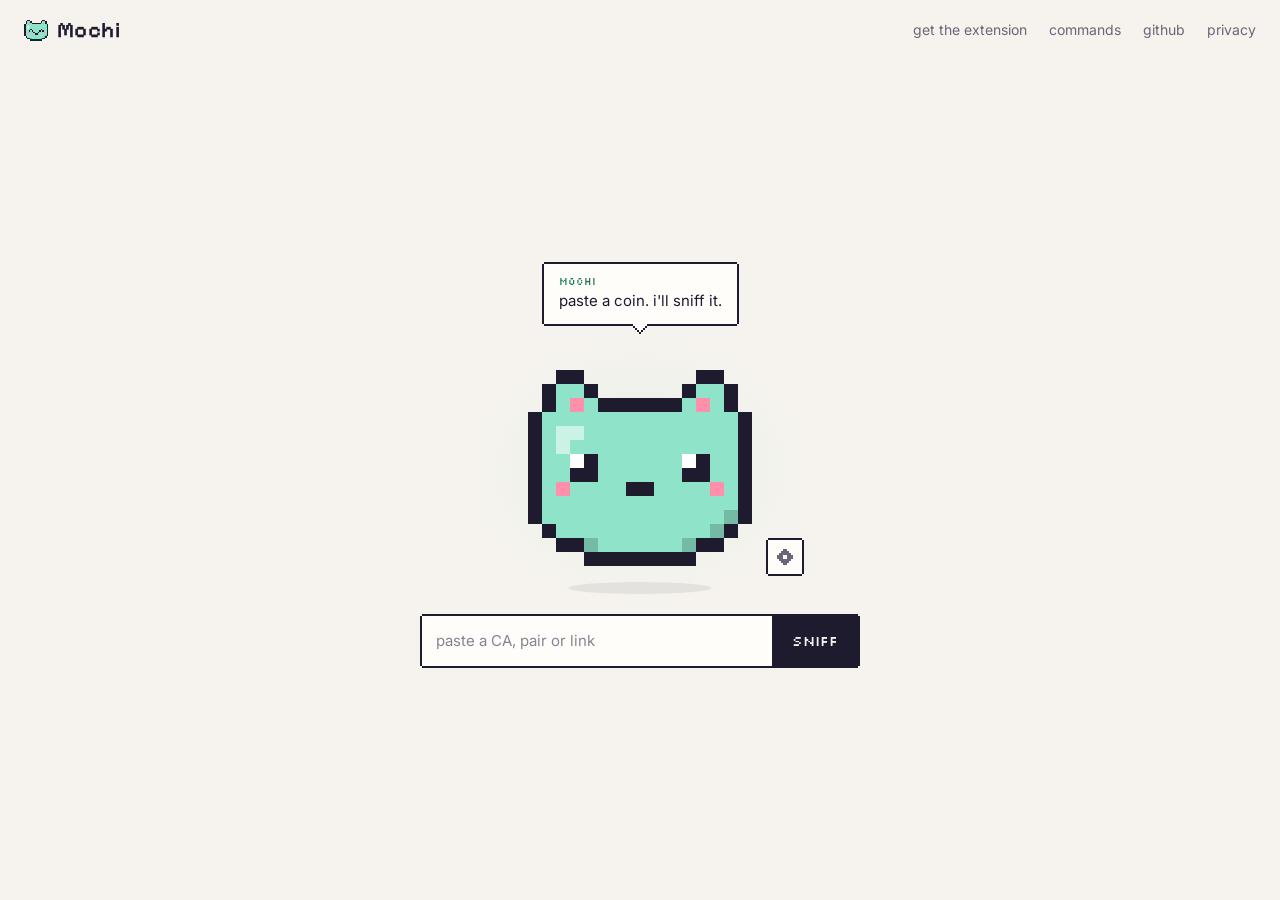
<file: site/index.html>
<!doctype html>
<html lang="en">
<head>
<meta charset="utf-8">
<meta name="viewport" content="width=device-width, initial-scale=1, viewport-fit=cover">
<title>Mochi — sniff a coin</title>
<meta name="description" content="A little pixel pet that checks coins and links. Paste a Solana CA, pair or link and it tells you if it's a larp. Also a browser extension.">
<meta name="color-scheme" content="light dark">
<meta name="theme-color" content="#F6F3EE" media="(prefers-color-scheme: light)">
<meta name="theme-color" content="#16141F" media="(prefers-color-scheme: dark)">
<meta property="og:type" content="website">
<meta property="og:title" content="Mochi — sniff a coin">
<meta property="og:description" content="Paste a Solana CA, pair or link. The pet checks holders, the dev and the X account, and tells you if it's a larp.">
<meta property="og:url" content="https://petmochi.app/">
<meta name="twitter:card" content="summary">
<link rel="icon" href="favicon.svg" type="image/svg+xml">
<link rel="preconnect" href="https://fonts.googleapis.com">
<link rel="preconnect" href="https://fonts.gstatic.com" crossorigin>
<link href="https://fonts.googleapis.com/css2?family=Inter:wght@400;500;600&family=Pixelify+Sans:wght@600&family=Silkscreen&display=swap" rel="stylesheet">
<link rel="stylesheet" href="style.css">
</head>
<body>

<header class="bar">
  <a class="logo" href="./" aria-label="Mochi, start over"><canvas class="logo-pet" width="32" height="32" aria-hidden="true"></canvas><span>Mochi</span></a>
  <nav class="links" aria-label="Menu">
    <button type="button" class="link" id="extBtn" aria-haspopup="dialog">get the extension</button>
    <span class="pop-wrap">
      <button type="button" class="link" id="cmdBtn" aria-expanded="false" aria-controls="cmdPop">commands</button>
      <div class="pop px-box" id="cmdPop" hidden>
        <p class="pop-title">In the extension</p>
        <dl class="cmds">
          <div><dt>/scan <i>[address]</i></dt><dd>sniff the coin on this page, or any address</dd></div>
          <div><dt>/site</dt><dd>check if this site is safe</dd></div>
          <div><dt>/sleep</dt><dd>nap, stays quiet</dd></div>
          <div><dt>/name <i>&lt;name&gt;</i></dt><dd>rename it</dd></div>
          <div><dt>/color <i>&lt;colour&gt;</i></dt><dd>mint peach lilac sky lemon rose ghost</dd></div>
          <div><dt>/help</dt><dd>everything it can do</dd></div>
        </dl>
        <p class="pop-foot"><kbd>Alt</kbd> + <kbd>P</kbd> opens the chat. Anything else you type is just chat.</p>
      </div>
    </span>
    <a class="link hide-s" href="https://github.com/mochi-project-lab/mochi" rel="noopener">github</a>
    <a class="link hide-s" href="privacy.html">privacy</a>
  </nav>
</header>

<main class="home" id="home">
  <section class="pet-col" aria-label="The pet">
    <div class="bubble px-box" id="bubble" aria-live="polite"><span class="who"></span><span class="text"></span></div>

    <div class="pet-zone">
      <button class="stage" id="stage" type="button" aria-label="Pet settings" aria-expanded="false" aria-controls="settings">
        <span class="bob"><canvas id="pet" aria-hidden="true"></canvas></span>
        <span class="shadow" aria-hidden="true"></span>
      </button>
      <button class="gear px-box" id="gear" type="button" aria-label="Pet settings" aria-expanded="false" aria-controls="settings">
        <svg viewBox="0 0 8 8" width="16" height="16" shape-rendering="crispEdges" aria-hidden="true"><path fill="currentColor" d="M3 0h2v1h1v1h1v1h1v2H7v1H6v1H5v1H3V7H2V6H1V5H0V3h1V2h1V1h1zm0 3v2h2V3z"/></svg>
      </button>
    </div>

    <div class="settings px-box" id="settings" role="dialog" aria-label="Pet settings" hidden>
      <div class="set-head"><span>your pet</span><button type="button" class="x" id="setClose" aria-label="Close settings">×</button></div>
      <label class="field"><span class="label">name</span>
        <input id="nameInput" type="text" maxlength="16" autocomplete="off" spellcheck="false"></label>
      <div class="field"><span class="label" id="colorLabel">colour</span>
        <div class="swatches" role="group" aria-labelledby="colorLabel"></div></div>
      <div class="field"><span class="label" id="personaLabel">voice</span>
        <div class="seg" role="group" aria-labelledby="personaLabel" id="personas">
          <button type="button" data-p="chill">chill</button><button type="button" data-p="degen">degen</button><button type="button" data-p="nerd">nerd</button><button type="button" data-p="mom">mom</button>
        </div></div>
      <p class="set-note">Saved in this browser.</p>
    </div>

    <form class="ask" id="checkForm" role="search" autocomplete="off">
      <label class="sr" for="checkInput">Coin address, pair or link</label>
      <input id="checkInput" type="text" inputmode="url" placeholder="paste a CA, pair or link" spellcheck="false" maxlength="300" enterkeyhint="go">
      <button type="submit" class="go">sniff</button>
    </form>

    <div class="recent" id="recent" hidden>
      <span class="recent-l">recent</span>
      <ul id="recentList"></ul>
    </div>
  </section>

  <section class="result" id="result" aria-live="polite" hidden>
    <div class="result-bar">
      <button type="button" class="link" id="copyLink">copy link</button>
      <button type="button" class="link" id="clearBtn">clear</button>
    </div>
    <div id="checkOut"></div>
  </section>
</main>

<dialog class="drawer" id="ext" aria-labelledby="extTitle">
  <div class="drawer-in">
    <div class="drawer-head">
      <h2 id="extTitle">get the extension</h2>
      <button type="button" class="x" id="extClose" aria-label="Close">×</button>
    </div>
    <p class="drawer-lead">The same pet in the corner of every page. Hover a coin on axiom, gmgn, pump.fun or dexscreener and it sniffs it. Opens a sketchy site, it warns you.</p>

    <h3>stores</h3>
    <ul class="stores">
      <li><span>Chrome Web Store</span><em>soon</em></li><!-- TODO: store URL -->
      <li><span>Edge Add-ons</span><em>soon</em></li><!-- TODO: store URL -->
      <li><span>Firefox Add-ons</span><em>soon</em></li><!-- TODO: store URL -->
    </ul>
    <p class="small">Brave, Opera and Arc install from the Chrome Web Store.</p>

    <h3>install now from zip</h3>
    <div class="zips">
      <a class="btn btn-solid" href="/download/mochi-extension.zip" download>Chrome · Edge · Brave · Arc</a>
      <a class="btn btn-line" href="/download/mochi-extension-firefox.zip" download>Firefox</a>
    </div>
    <ol class="steps">
      <li>Unzip it. Open <code>chrome://extensions</code> (Edge: <code>edge://extensions</code>).</li>
      <li>Turn on <b>Developer mode</b>.</li>
      <li>Click <b>Load unpacked</b> and pick the unzipped folder.</li>
    </ol>
    <p class="small">Firefox: <code>about:debugging</code> → This Firefox → Load Temporary Add-on → pick <code>manifest.json</code>. It stays until Firefox restarts.</p>

    <p class="drawer-fine">Sends coin addresses and domains to the Mochi server, page text only when you chat. Never asks for keys, seed phrases or signatures. Not financial advice. <a href="privacy.html">Privacy</a> · <a href="https://github.com/mochi-project-lab/mochi" rel="noopener">GitHub</a><!-- TODO: repo URL --></p>
  </div>
</dialog>

<script src="/shared/sprite.js"></script>
<script>if (!window.PetSprite) document.write('<script src="sprite.js"><\/script>');</script>
<script src="app.js"></script>
</body>
</html>
</file>
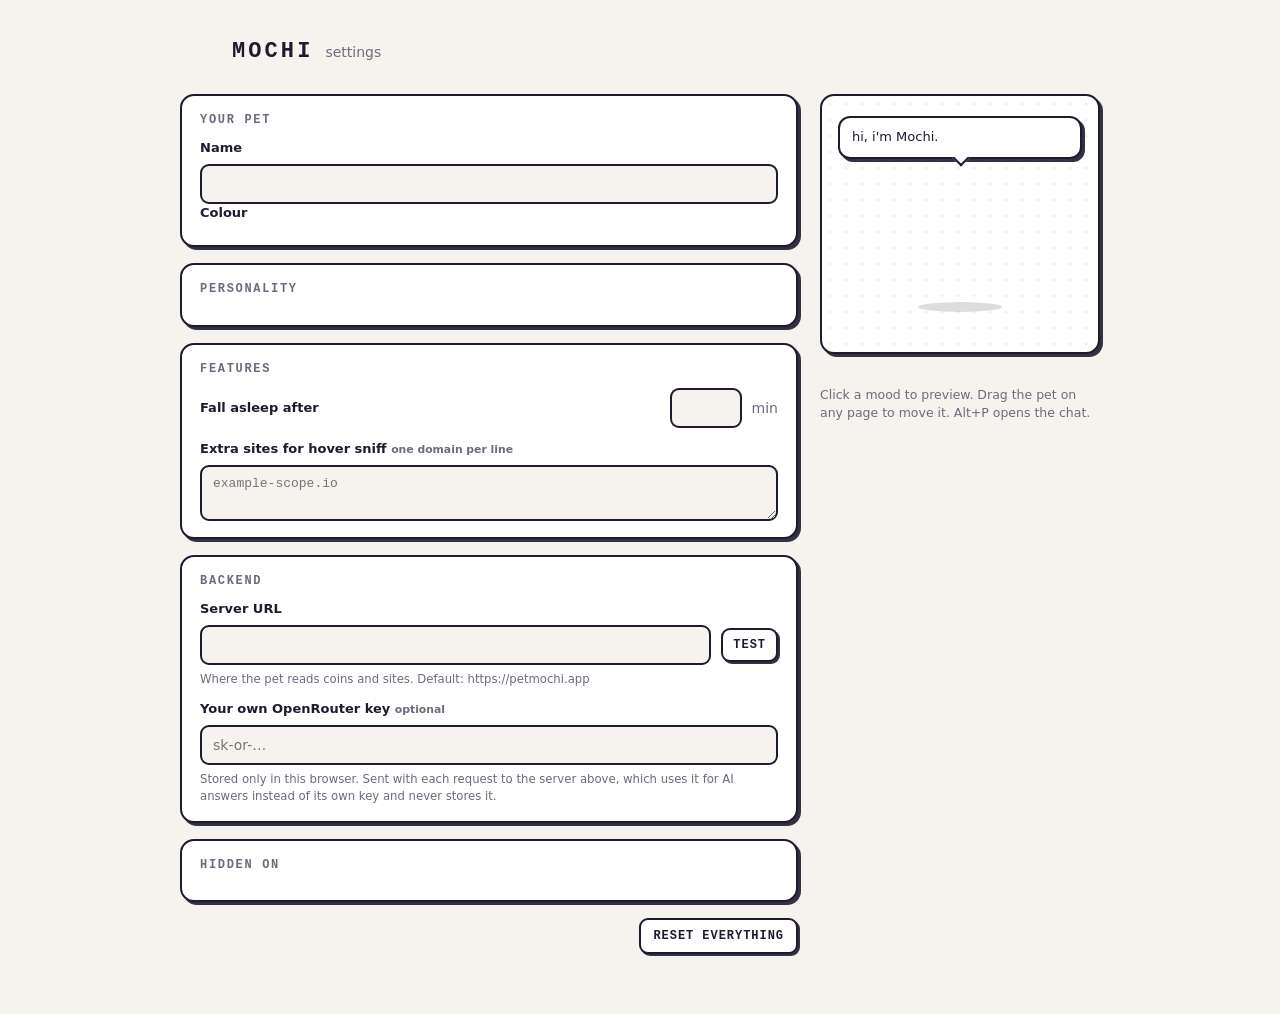
<file: extension/options.html>
<!doctype html>
<html lang="en">
<head>
<meta charset="utf-8">
<meta name="viewport" content="width=device-width, initial-scale=1">
<title>Mochi settings</title>
<link rel="stylesheet" href="ui.css">
<link rel="stylesheet" href="options.css">
</head>
<body>
<main>
  <header class="top">
    <canvas class="sprite logo" id="logo" width="16" height="16"></canvas>
    <h1>Mochi</h1>
    <span class="muted">settings</span>
    <span class="saved" id="saved">saved</span>
  </header>

  <div class="layout">
    <div class="col">
      <section class="box sec">
        <h2>Your pet</h2>
        <label class="field">
          <span>Name</span>
          <input type="text" id="petName" maxlength="20" autocomplete="off">
        </label>
        <div class="field">
          <span>Colour</span>
          <div class="swatches" id="swatches"></div>
        </div>
      </section>

      <section class="box sec">
        <h2>Personality</h2>
        <div class="personas" id="personas"></div>
      </section>

      <section class="box sec">
        <h2>Features</h2>
        <div id="features"></div>
        <label class="field inline">
          <span>Fall asleep after</span>
          <span class="row"><input type="number" id="sleepMinutes" min="1" max="240" class="num"> <span class="muted">min</span></span>
        </label>
        <label class="field">
          <span>Extra sites for hover sniff <small class="muted">one domain per line</small></span>
          <textarea id="extraHosts" rows="2" placeholder="example-scope.io"></textarea>
        </label>
      </section>

      <section class="box sec">
        <h2>Backend</h2>
        <label class="field">
          <span>Server URL</span>
          <span class="row"><input type="url" id="backend" spellcheck="false"><button class="btn ghost small" id="test">Test</button></span>
          <small class="muted" id="testOut">Where the pet reads coins and sites. Default: https://petmochi.app</small>
        </label>
        <label class="field">
          <span>Your own OpenRouter key <small class="muted">optional</small></span>
          <input type="password" id="orKey" autocomplete="off" spellcheck="false" placeholder="sk-or-…">
          <small class="muted">Stored only in this browser. Sent with each request to the server above, which uses it for AI answers instead of its own key and never stores it.</small>
        </label>
      </section>

      <section class="box sec">
        <h2>Hidden on</h2>
        <div id="hidden" class="hidden-list"></div>
      </section>

      <div class="row end">
        <button class="btn ghost" id="reset">Reset everything</button>
      </div>
    </div>

    <aside class="col preview">
      <div class="box stage">
        <div class="bubble" id="pvSay">hi, i'm Mochi.</div>
        <canvas class="sprite big" id="pv" width="16" height="16"></canvas>
        <div class="ground"></div>
      </div>
      <div class="moods" id="moods"></div>
      <p class="muted tip">Click a mood to preview. Drag the pet on any page to move it. Alt+P opens the chat.</p>
    </aside>
  </div>
</main>
<script src="sprite.js"></script>
<script src="common.js"></script>
<script src="options.js"></script>
</body>
</html>
</file>
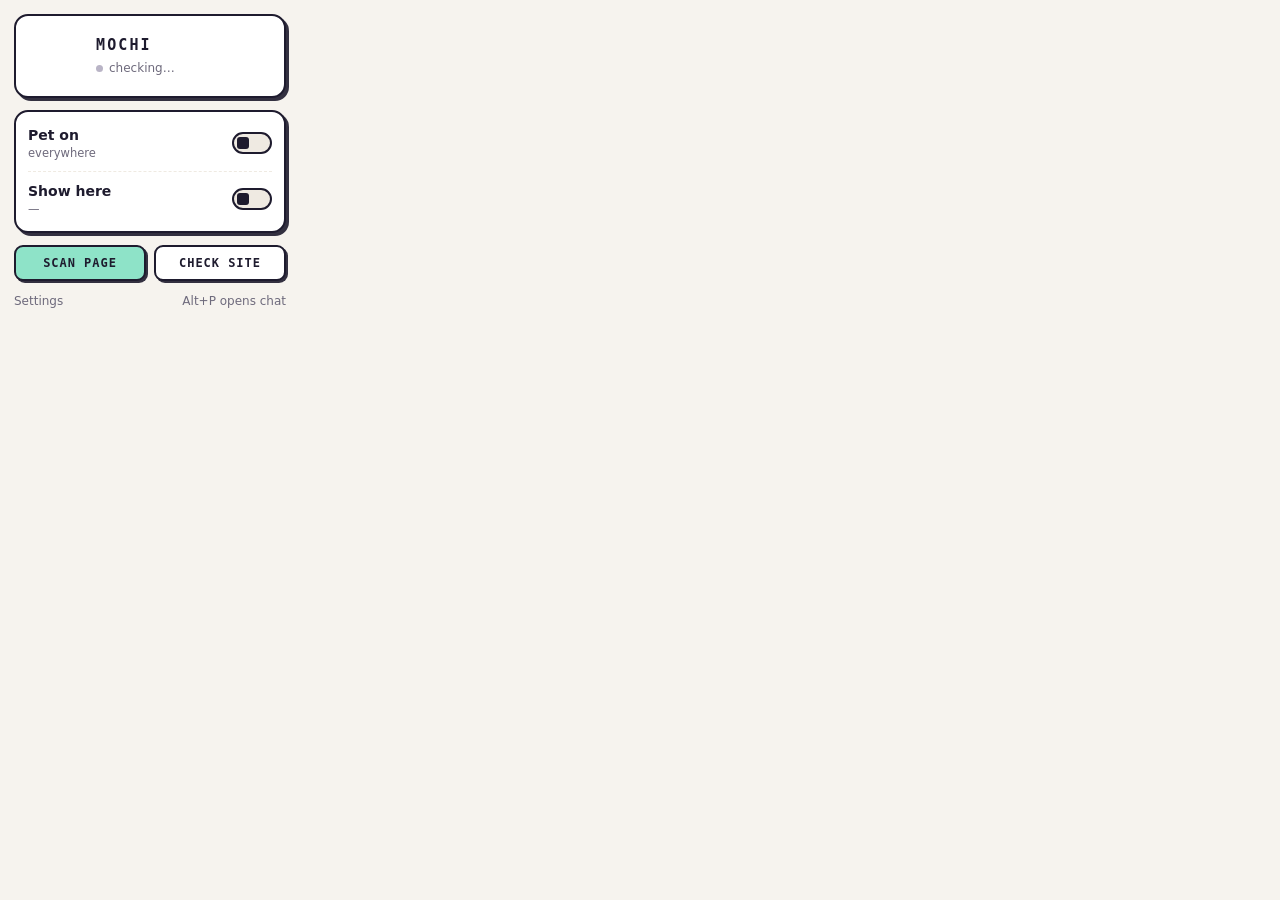
<file: extension/popup.html>
<!doctype html>
<html lang="en">
<head>
<meta charset="utf-8">
<meta name="viewport" content="width=device-width, initial-scale=1">
<title>Mochi</title>
<link rel="stylesheet" href="ui.css">
<style>
  body { width: 300px; padding: 14px; }
  .hero { display: flex; align-items: center; gap: 12px; padding: 12px; }
  .hero canvas { width: 56px; height: 56px; animation: bob 2.6s ease-in-out infinite; }
  @keyframes bob { 0%, 100% { transform: translateY(0); } 50% { transform: translateY(-3px); } }
  .hero .nm { font-size: 15px; }
  .hero .st { font-size: 12px; display: flex; align-items: center; gap: 6px; margin-top: 3px; }
  .dot { width: 7px; height: 7px; border-radius: 50%; background: #B9B4C6; }
  .dot.on { background: #2FB383; } .dot.off { background: var(--danger); }
  .list { margin-top: 12px; padding: 4px 12px; }
  .item { display: flex; align-items: center; justify-content: space-between; gap: 10px; padding: 9px 0; }
  .item + .item { border-top: 1.5px dashed var(--soft); }
  .item small { display: block; color: var(--muted); font-size: 11.5px; }
  .acts { display: grid; grid-template-columns: 1fr 1fr; gap: 8px; margin-top: 12px; }
  .foot { display: flex; justify-content: space-between; align-items: center; margin-top: 12px; font-size: 12px; }
  .foot a { color: var(--muted); text-decoration: none; }
  .foot a:hover { color: var(--ink); text-decoration: underline; }
  .note { font-size: 12px; color: var(--muted); margin-top: 10px; display: none; }
  .note.show { display: block; }
</style>
</head>
<body>
  <div class="box hero">
    <canvas class="sprite" id="pet" width="16" height="16"></canvas>
    <div>
      <div class="px nm" id="name">Mochi</div>
      <div class="st muted"><i class="dot" id="dot"></i><span id="status">checking…</span></div>
    </div>
  </div>

  <div class="box list">
    <div class="item">
      <div><b>Pet on</b><small>everywhere</small></div>
      <label class="sw"><input type="checkbox" id="enabled"><span></span></label>
    </div>
    <div class="item">
      <div><b>Show here</b><small id="host">—</small></div>
      <label class="sw"><input type="checkbox" id="here"><span></span></label>
    </div>
  </div>

  <div class="acts">
    <button class="btn" id="scan">Scan page</button>
    <button class="btn ghost" id="site">Check site</button>
  </div>
  <div class="note" id="note"></div>

  <div class="foot">
    <a href="#" id="options">Settings</a>
    <span class="muted">Alt+P opens chat</span>
  </div>
<script src="sprite.js"></script>
<script src="common.js"></script>
<script src="popup.js"></script>
</body>
</html>
</file>
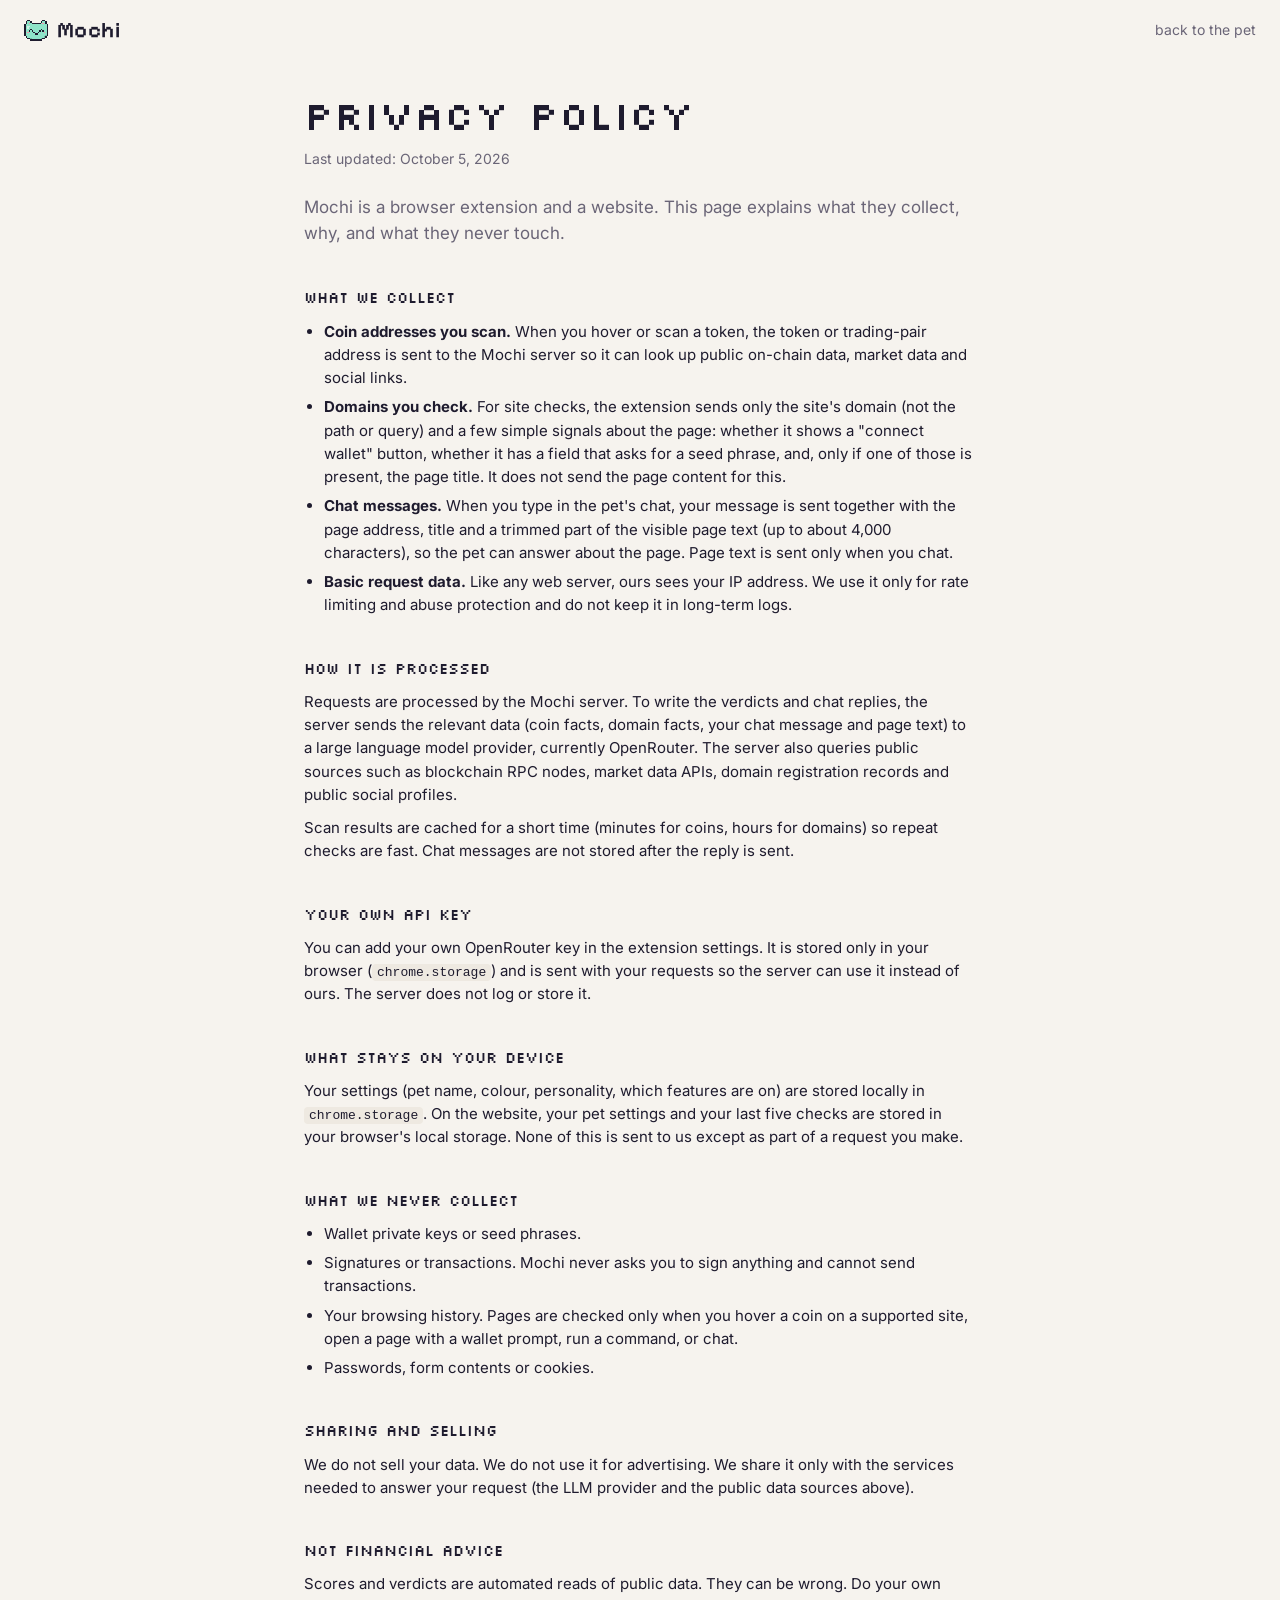
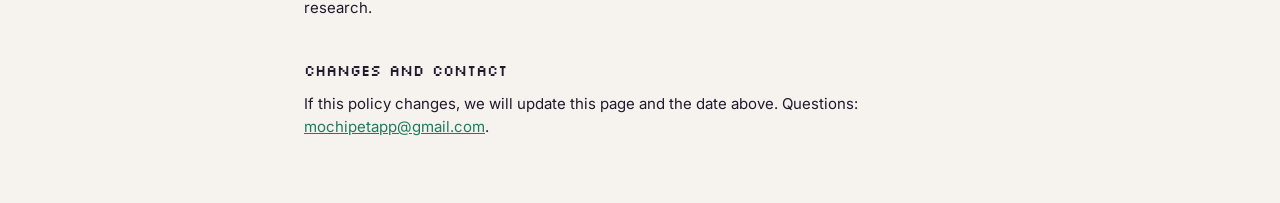
<file: site/privacy.html>
<!doctype html>
<html lang="en">
<head>
<meta charset="utf-8">
<meta name="viewport" content="width=device-width, initial-scale=1">
<title>Privacy — Mochi</title>
<meta name="description" content="What the Mochi browser extension and website collect, why, and what they never touch.">
<meta name="color-scheme" content="light dark">
<link rel="icon" href="favicon.svg" type="image/svg+xml">
<link rel="preconnect" href="https://fonts.googleapis.com">
<link rel="preconnect" href="https://fonts.gstatic.com" crossorigin>
<link href="https://fonts.googleapis.com/css2?family=Inter:wght@400;500;600&family=Pixelify+Sans:wght@600&family=Silkscreen&display=swap" rel="stylesheet">
<link rel="stylesheet" href="style.css">
</head>
<body>
<header class="bar">
  <a class="logo" href="./"><canvas class="logo-pet" width="32" height="32" aria-hidden="true"></canvas><span>Mochi</span></a>
  <nav class="links" aria-label="Menu"><a class="link" href="./">back to the pet</a></nav>
</header>

<main class="doc">
  <h1>Privacy policy</h1>
  <p class="date">Last updated: October 5, 2026</p>
  <p class="intro">Mochi is a browser extension and a website. This page explains what they collect, why, and what they never touch.</p>

  <h2>What we collect</h2>
  <ul>
    <li><b>Coin addresses you scan.</b> When you hover or scan a token, the token or trading-pair address is sent to the Mochi server so it can look up public on-chain data, market data and social links.</li>
    <li><b>Domains you check.</b> For site checks, the extension sends only the site's domain (not the path or query) and a few simple signals about the page: whether it shows a "connect wallet" button, whether it has a field that asks for a seed phrase, and, only if one of those is present, the page title. It does not send the page content for this.</li>
    <li><b>Chat messages.</b> When you type in the pet's chat, your message is sent together with the page address, title and a trimmed part of the visible page text (up to about 4,000 characters), so the pet can answer about the page. Page text is sent only when you chat.</li>
    <li><b>Basic request data.</b> Like any web server, ours sees your IP address. We use it only for rate limiting and abuse protection and do not keep it in long-term logs.</li>
  </ul>

  <h2>How it is processed</h2>
  <p>Requests are processed by the Mochi server. To write the verdicts and chat replies, the server sends the relevant data (coin facts, domain facts, your chat message and page text) to a large language model provider, currently OpenRouter. The server also queries public sources such as blockchain RPC nodes, market data APIs, domain registration records and public social profiles.</p>
  <p>Scan results are cached for a short time (minutes for coins, hours for domains) so repeat checks are fast. Chat messages are not stored after the reply is sent.</p>

  <h2>Your own API key</h2>
  <p>You can add your own OpenRouter key in the extension settings. It is stored only in your browser (<code>chrome.storage</code>) and is sent with your requests so the server can use it instead of ours. The server does not log or store it.</p>

  <h2>What stays on your device</h2>
  <p>Your settings (pet name, colour, personality, which features are on) are stored locally in <code>chrome.storage</code>. On the website, your pet settings and your last five checks are stored in your browser's local storage. None of this is sent to us except as part of a request you make.</p>

  <h2>What we never collect</h2>
  <ul>
    <li>Wallet private keys or seed phrases.</li>
    <li>Signatures or transactions. Mochi never asks you to sign anything and cannot send transactions.</li>
    <li>Your browsing history. Pages are checked only when you hover a coin on a supported site, open a page with a wallet prompt, run a command, or chat.</li>
    <li>Passwords, form contents or cookies.</li>
  </ul>

  <h2>Sharing and selling</h2>
  <p>We do not sell your data. We do not use it for advertising. We share it only with the services needed to answer your request (the LLM provider and the public data sources above).</p>

  <h2>Not financial advice</h2>
  <p>Scores and verdicts are automated reads of public data. They can be wrong. Do your own research.</p>

  <h2>Changes and contact</h2>
  <p>If this policy changes, we will update this page and the date above. Questions: <a href="mailto:mochipetapp@gmail.com">mochipetapp@gmail.com</a>.</p>
</main>

<script src="/shared/sprite.js"></script>
<script>if (!window.PetSprite) document.write('<script src="sprite.js"><\/script>');</script>
<script>
  (function () {
    var c = 'mint';
    try { var s = JSON.parse(localStorage.getItem('pet:settings') || 'null'); if (s && s.color) c = s.color; } catch (e) {}
    if (!window.PetSprite) return;
    document.querySelectorAll('canvas.logo-pet').forEach(function (cv) { PetSprite.draw(cv.getContext('2d'), 'happy', c, 2); });
  })();
</script>
</body>
</html>
</file>
<file: site/style.css>
:root {
  --bg: #F6F3EE;
  --ink: #1E1B2E;
  --muted: #6A6577;
  --line: #E3DDD3;
  --card: #FFFDFA;
  --soft: #EEE9E1;
  --mint: #8EE3C8;
  --accent: #1F7A5F;
  --good: #22865F;
  --warn: #A86A00;
  --bad: #C8334D;
  --legit-bg: #D8F5EA; --legit-fg: #155B45;
  --mid-bg: #FFF0BF;   --mid-fg: #7A5600;
  --larp-bg: #E7DEFF;  --larp-fg: #4B3696;
  --danger-bg: #FFD9DF; --danger-fg: #A1213A;
  --pixel: "Silkscreen", ui-monospace, monospace;
  --sans: "Inter", system-ui, -apple-system, "Segoe UI", sans-serif;
  --mono: ui-monospace, "SFMono-Regular", Consolas, monospace;
}
@media (prefers-color-scheme: dark) {
  :root {
    --bg: #16141F;
    --ink: #EEEAE3;
    --muted: #9C97AA;
    --line: #2D2A3B;
    --card: #1E1B2A;
    --soft: #272434;
    --accent: #8EE3C8;
    --good: #6FD9AE;
    --warn: #F2C35B;
    --bad: #FF8A9E;
    --legit-bg: #173C31; --legit-fg: #9BEBD0;
    --mid-bg: #3A3118;   --mid-fg: #F5D27A;
    --larp-bg: #2E2650;  --larp-fg: #CDBEFF;
    --danger-bg: #44202A; --danger-fg: #FF9FB0;
  }
}

* { box-sizing: border-box; }
[hidden] { display: none !important; }
html { -webkit-text-size-adjust: 100%; }
body {
  margin: 0; min-height: 100vh; min-height: 100dvh;
  display: flex; flex-direction: column;
  background: var(--bg); color: var(--ink);
  font: 400 15px/1.55 var(--sans);
  -webkit-font-smoothing: antialiased;
  overflow-x: hidden;
}
h1, h2, h3 { font-family: var(--pixel); font-weight: 400; margin: 0; }
p { margin: 0; }
a { color: inherit; }
button { font: inherit; color: inherit; }
canvas { image-rendering: pixelated; image-rendering: crisp-edges; display: block; }
:focus-visible { outline: 2px dashed var(--accent); outline-offset: 3px; }
.sr { position: absolute; width: 1px; height: 1px; overflow: hidden; clip: rect(0 0 0 0); white-space: nowrap; }
kbd { font: 500 12px var(--mono); padding: 0 5px; border: 1px solid var(--line); border-bottom-width: 2px; border-radius: 4px; background: var(--card); }
code { font: 13px var(--mono); background: var(--soft); padding: 1px 5px; border-radius: 4px; }

/* pixel box: notched corners */
.px-box, .btn, .seg button, .swatch, .ask {
  --b: var(--ink);
  box-shadow: -2px 0 0 0 var(--b), 2px 0 0 0 var(--b), 0 -2px 0 0 var(--b), 0 2px 0 0 var(--b);
}
.px-box { background: var(--card); }

/* top bar */
.bar { display: flex; align-items: center; justify-content: space-between; gap: 16px; height: 60px; padding: 0 24px; flex: none; }
.logo { display: inline-flex; align-items: center; gap: 9px; text-decoration: none; font: 17px var(--pixel); }
.logo-pet { width: 24px; height: 24px; }
.links { display: flex; align-items: center; gap: 22px; }
.link {
  background: none; border: 0; padding: 4px 0; cursor: pointer; text-decoration: none;
  color: var(--muted); font-size: 14px;
}
.link:hover, .link[aria-expanded="true"] { color: var(--ink); }
.pop-wrap { position: relative; }
.pop { position: absolute; right: -6px; top: calc(100% + 12px); width: 340px; padding: 16px 18px; z-index: 20; }
.pop-title { font: 11px var(--pixel); color: var(--muted); margin-bottom: 8px; }
.cmds { margin: 0; display: grid; }
.cmds div { display: grid; grid-template-columns: 128px 1fr; gap: 10px; padding: 7px 0; border-top: 1px solid var(--line); font-size: 13px; }
.cmds div:first-child { border-top: 0; }
.cmds dt { font: 500 13px var(--mono); color: var(--accent); }
.cmds dt i { font-style: normal; color: var(--muted); }
.cmds dd { margin: 0; color: var(--muted); }
.pop-foot { font-size: 12px; color: var(--muted); margin-top: 10px; padding-top: 10px; border-top: 1px dashed var(--line); }

/* home */
.home {
  flex: 1; display: flex; align-items: center; justify-content: center; gap: 64px;
  padding: 8px 24px 40px;
}
.pet-col { position: relative; display: flex; flex-direction: column; align-items: center; width: 100%; max-width: 440px; }

.bubble {
  position: relative; margin: 2px 2px 22px; padding: 11px 15px 12px;
  max-width: 340px; min-width: 150px; font-size: 15px; line-height: 1.45;
}
.bubble::before, .bubble::after { content: ""; position: absolute; top: 100%; }
.bubble::before {
  left: calc(50% - 9px); width: 18px; height: 10px; background: var(--ink);
  clip-path: polygon(0 0,18px 0,18px 2px,16px 2px,16px 4px,14px 4px,14px 6px,12px 6px,12px 8px,10px 8px,10px 10px,8px 10px,8px 8px,6px 8px,6px 6px,4px 6px,4px 4px,2px 4px,2px 2px,0 2px);
}
.bubble::after {
  left: calc(50% - 7px); width: 14px; height: 8px; background: var(--card);
  clip-path: polygon(0 0,14px 0,14px 2px,12px 2px,12px 4px,10px 4px,10px 6px,8px 6px,8px 8px,6px 8px,6px 6px,4px 6px,4px 4px,2px 4px,2px 2px,0 2px);
}
.bubble .who { display: block; font: 10px var(--pixel); color: var(--accent); margin-bottom: 2px; text-transform: lowercase; }
.bubble .text:empty::before { content: "\00a0"; }
.caret::after { content: "▍"; color: var(--muted); margin-left: 1px; }

.pet-zone { position: relative; isolation: isolate; }
.pet-zone::before {
  content: ""; position: absolute; inset: -10px -40px 0; z-index: -1;
  background: radial-gradient(closest-side, color-mix(in srgb, var(--mint) 16%, transparent), transparent);
}
.stage {
  position: relative; display: grid; place-items: center; cursor: pointer;
  background: none; border: 0; padding: 10px 16px 22px; border-radius: 20px;
}
.stage .shadow {
  position: absolute; bottom: 8px; left: 50%; width: 56%; height: 12px; transform: translateX(-50%);
  background: var(--ink); opacity: .08; border-radius: 50%;
  animation: shadow 1.2s steps(1) infinite;
}
.stage.hop .bob { animation: hop .42s steps(4) 1; }
.bob { display: block; animation: bob 1.2s steps(1) infinite; }
@keyframes bob { 0% { transform: translateY(0); } 50% { transform: translateY(-5px); } }
@keyframes shadow { 0% { transform: translateX(-50%) scaleX(1); } 50% { transform: translateX(-50%) scaleX(.9); } }
@keyframes hop { 0% { transform: translateY(0); } 40% { transform: translateY(-24px); } 70% { transform: translateY(-8px); } 100% { transform: translateY(0); } }
@keyframes shake { 0%,100% { transform: translateX(0); } 25% { transform: translateX(-4px); } 75% { transform: translateX(4px); } }
.shake { animation: shake .3s steps(2) 2; }

.gear {
  position: absolute; right: -36px; bottom: 26px; width: 34px; height: 34px; margin: 2px;
  display: grid; place-items: center; border: 0; cursor: pointer; color: var(--muted);
}
.gear:hover, .gear[aria-expanded="true"] { color: var(--ink); background: var(--soft); }

/* settings */
.settings {
  position: absolute; top: 0; left: calc(100% + 28px); z-index: 15;
  width: 290px; padding: 14px 16px 16px; display: grid; gap: 14px;
}
.set-head { display: flex; justify-content: space-between; align-items: center; font: 11px var(--pixel); color: var(--muted); }
.x { background: none; border: 0; cursor: pointer; font: 22px/1 var(--sans); color: var(--muted); padding: 2px 6px; }
.x:hover { color: var(--ink); }
.field { display: grid; gap: 7px; }
.label { font: 10px var(--pixel); color: var(--muted); }
.field input {
  font: 500 15px var(--sans); color: var(--ink); background: var(--bg);
  border: 0; border-radius: 0; padding: 8px 10px; margin: 2px; width: calc(100% - 4px);
  box-shadow: -2px 0 0 0 var(--ink), 2px 0 0 0 var(--ink), 0 -2px 0 0 var(--ink), 0 2px 0 0 var(--ink);
}
.swatches { display: flex; flex-wrap: wrap; gap: 8px; }
.swatch { width: 26px; height: 26px; margin: 2px; border: 0; padding: 0; cursor: pointer; background: var(--c); }
.swatch[aria-pressed="true"] { box-shadow: -2px 0 0 0 var(--ink), 2px 0 0 0 var(--ink), 0 -2px 0 0 var(--ink), 0 2px 0 0 var(--ink), 0 0 0 4px var(--card), 0 0 0 6px var(--ink); }
.seg { display: grid; grid-template-columns: repeat(4, 1fr); gap: 8px; }
.seg button { font: 12px var(--pixel); background: var(--card); border: 0; cursor: pointer; padding: 6px 4px; margin: 2px; }
.seg button:hover { background: var(--soft); }
.seg button[aria-pressed="true"] { background: var(--mint); color: #1E1B2E; }
.set-note { font-size: 12px; color: var(--muted); }

/* input */
.ask {
  display: flex; width: calc(100% - 4px); margin: 14px 2px 0; background: var(--card);
}
.ask input {
  flex: 1; min-width: 0; border: 0; background: none; color: var(--ink);
  font: 15px var(--mono); padding: 0 14px; height: 50px; border-radius: 0;
}
.ask input::placeholder { color: var(--muted); opacity: .8; font-family: var(--sans); }
.ask input:focus-visible { outline: none; }
.ask:focus-within { --b: var(--accent); }
.go {
  flex: none; border: 0; cursor: pointer; padding: 0 20px;
  background: var(--ink); color: var(--bg); font: 14px var(--pixel);
}
.go:hover { background: var(--accent); color: var(--bg); }
@media (prefers-color-scheme: dark) { .go:hover { color: #16141F; } }

.recent { display: flex; align-items: baseline; gap: 10px; width: 100%; margin-top: 16px; min-width: 0; }
.recent-l { font: 10px var(--pixel); color: var(--muted); flex: none; }
.recent ul { list-style: none; margin: 0; padding: 0; display: flex; flex-wrap: wrap; gap: 4px 12px; min-width: 0; }
.recent button {
  background: none; border: 0; cursor: pointer; padding: 2px 0; font-size: 13px; color: var(--muted);
  display: inline-flex; align-items: center; gap: 6px; max-width: 170px;
}
.recent button span { overflow: hidden; text-overflow: ellipsis; white-space: nowrap; }
.recent button:hover { color: var(--ink); }
.dot { width: 7px; height: 7px; flex: none; background: var(--muted); }
.dot.legit, .dot.safe { background: var(--good); }
.dot.mid, .dot.caution { background: var(--warn); }
.dot.larp { background: var(--larp-fg); }
.dot.danger { background: var(--bad); }

/* result */
.result { width: 420px; flex: none; display: flex; flex-direction: column; }
.result[hidden] { display: none; }
.result-bar { display: flex; justify-content: flex-end; gap: 16px; margin-bottom: 8px; }
.result-bar .link { font-size: 13px; }
#checkOut { padding: 4px; margin: -4px; }
.card { margin: 2px; padding: 18px 18px 16px; font-size: 14px; }
.card-top { display: flex; align-items: center; gap: 12px; }
.ident { width: 38px; height: 38px; flex: none; border-radius: 8px; overflow: hidden; display: block; object-fit: cover; background: var(--soft); }
.ident svg { width: 100%; height: 100%; display: block; }
.card-name { flex: 1; min-width: 0; line-height: 1.3; }
.card-name b { display: block; font-weight: 600; font-size: 16px; overflow: hidden; text-overflow: ellipsis; white-space: nowrap; }
.card-name small { color: var(--muted); font: 12px var(--mono); }
.site-dom { flex: 1; min-width: 0; font: 500 15px var(--mono); overflow-wrap: anywhere; }
.pill {
  font: 11px var(--pixel); padding: 4px 8px 5px; line-height: 1; white-space: nowrap; margin: 2px;
  box-shadow: -2px 0 0 0 currentColor, 2px 0 0 0 currentColor, 0 -2px 0 0 currentColor, 0 2px 0 0 currentColor;
}
.pill.legit { background: var(--legit-bg); color: var(--legit-fg); }
.pill.mid { background: var(--mid-bg); color: var(--mid-fg); }
.pill.larp { background: var(--larp-bg); color: var(--larp-fg); }
.pill.danger { background: var(--danger-bg); color: var(--danger-fg); }
.score { display: flex; align-items: center; gap: 12px; margin: 16px 0 14px; }
.score-num { font: 30px var(--pixel); line-height: 1; letter-spacing: -3px; }
.score-of { color: var(--muted); font-size: 12px; margin-left: -8px; align-self: flex-end; }
.bar10 { flex: 1; display: grid; grid-template-columns: repeat(10, 1fr); gap: 3px; }
.bar10 i { height: 10px; background: var(--soft); display: block; }
.bar10 i.f { background: var(--fill, var(--mint)); }
.summary { margin-bottom: 12px; }
.flags { list-style: none; margin: 0; padding: 0; display: grid; gap: 6px; }
.flags li { position: relative; padding-left: 18px; line-height: 1.4; }
.flags li::before { content: ""; position: absolute; left: 2px; top: .45em; width: 8px; height: 8px; }
.flags li.good::before { background: var(--good); }
.flags li.warn::before { background: var(--warn); }
.flags li.bad::before { background: var(--bad); }
.card-top + .flags { margin-top: 14px; }
.wallets { color: var(--muted); font-size: 13px; margin-top: 12px; }
.wallets b { color: var(--ink); font-weight: 600; }
.facts { margin: 14px 0 0; padding-top: 12px; border-top: 1px dashed var(--line); display: grid; grid-template-columns: 1fr 1fr; gap: 8px 16px; }
.facts div { display: flex; justify-content: space-between; gap: 8px; min-width: 0; }
.facts dt { color: var(--muted); font-size: 12px; white-space: nowrap; }
.facts dd { margin: 0; font: 500 13px var(--mono); text-align: right; overflow: hidden; text-overflow: ellipsis; white-space: nowrap; }
.facts .ok dd { color: var(--good); }
.facts .no dd { color: var(--bad); }
.mode { margin-top: 12px; font-size: 12px; color: var(--muted); }
.mode::before { content: "rules mode"; font: 10px var(--pixel); margin-right: 8px; padding: 2px 5px; background: var(--soft); color: var(--muted); }
.loading { display: grid; gap: 8px; font: 13px var(--mono); color: var(--muted); }
.loading span.done { color: var(--ink); }
.loading span.done::after { content: " ✓"; color: var(--good); }
.err p { color: var(--muted); }

/* buttons */
.btn {
  display: inline-flex; align-items: center; justify-content: center; text-align: center;
  min-height: 42px; padding: 0 16px; margin: 2px;
  font: 12px var(--pixel); text-decoration: none; cursor: pointer; border: 0;
}
.btn-solid { background: var(--ink); color: var(--bg); }
.btn-solid:hover { background: var(--accent); --b: var(--accent); }
.btn-line { background: var(--card); color: var(--ink); }
.btn-line:hover { background: var(--soft); }
@media (prefers-color-scheme: dark) { .btn-solid { color: #16141F; } }

/* drawer */
.drawer {
  margin: 0 0 0 auto; height: 100%; max-height: none; width: min(420px, 100vw); max-width: 100vw;
  border: 0; border-left: 2px solid var(--ink); padding: 0; background: var(--bg); color: var(--ink);
}
.drawer::backdrop { background: rgba(22, 20, 31, .35); }
.drawer[open] { animation: slide .18s ease-out; }
@keyframes slide { from { transform: translateX(24px); opacity: 0; } }
.drawer-in { padding: 20px 26px 32px; display: flex; flex-direction: column; }
.drawer-head { display: flex; align-items: center; justify-content: space-between; margin-bottom: 14px; }
.drawer-head h2 { font-size: 18px; }
.drawer-lead { color: var(--muted); }
.drawer h3 { font-size: 11px; color: var(--muted); margin: 26px 0 10px; }
.stores { list-style: none; margin: 0; padding: 0; }
.stores li { display: flex; justify-content: space-between; padding: 9px 0; border-top: 1px solid var(--line); }
.stores li:last-child { border-bottom: 1px solid var(--line); }
.stores em { font: normal 10px var(--pixel); color: var(--muted); background: var(--soft); padding: 3px 6px; align-self: center; }
.small { font-size: 13px; color: var(--muted); margin-top: 10px; }
.zips { display: flex; flex-wrap: wrap; gap: 10px; }
.steps { margin: 16px 0 0; padding: 0; list-style: none; counter-reset: s; display: grid; gap: 6px; font-size: 14px; }
.steps li { counter-increment: s; position: relative; padding-left: 22px; }
.steps li::before { content: counter(s); position: absolute; left: 0; top: 2px; font: 12px var(--pixel); color: var(--accent); }
.drawer-fine { margin-top: 30px; padding-top: 14px; border-top: 1px dashed var(--line); font-size: 12px; color: var(--muted); }

/* privacy page */
.doc { width: 100%; max-width: 720px; margin: 0 auto; padding: 32px 24px 64px; }
.doc h1 { font-size: clamp(28px, 5vw, 40px); line-height: 1.15; }
.doc .date { color: var(--muted); margin-top: 10px; font-size: 14px; }
.doc .intro { font-size: 17px; margin-top: 24px; color: var(--muted); }
.doc h2 { font-size: 15px; margin: 40px 0 10px; }
.doc p + p { margin-top: 10px; }
.doc ul { padding-left: 20px; margin: 10px 0 0; display: grid; gap: 6px; }
.doc a { color: var(--accent); }

/* layout: result open */
@media (min-width: 901px) {
  body.has-result .home { justify-content: center; }
}
@media (max-width: 900px) {
  .home { flex-direction: column; justify-content: flex-start; gap: 28px; padding-top: 4vh; }
  body:not(.has-result) .home { justify-content: center; padding-top: 0; }
  .result { width: 100%; max-width: 460px; max-height: none; }
  #checkOut { overflow: visible; }
}
@media (max-width: 1180px) {
  /* not enough room beside the pet: settings become a bottom sheet */
  .settings {
    position: fixed; left: 50%; right: auto; bottom: 0; top: auto; transform: translateX(-50%);
    width: min(460px, 100%); z-index: 40;
    padding: 16px 16px max(18px, env(safe-area-inset-bottom));
    box-shadow: -2px 0 0 0 var(--ink), 2px 0 0 0 var(--ink), 0 -2px 0 0 var(--ink), 0 -20px 40px -20px rgba(0,0,0,.25);
  }
}
@media (max-width: 600px) {
  .bar { padding: 0 16px; height: 54px; }
  .links { gap: 16px; }
  .hide-s { display: none; }
  .pop { position: fixed; left: 16px; right: 16px; top: 62px; width: auto; }
  .home { padding: 0 16px 24px; }
  .bubble { max-width: 300px; font-size: 14px; }
  .facts { grid-template-columns: 1fr; }
  .drawer { width: 100vw; border-left: 0; }
  .drawer-in { padding: 16px 16px 28px; }
}
@media (max-height: 700px) and (min-width: 901px) {
  .bubble { margin-bottom: 14px; }
}

@media (prefers-reduced-motion: reduce) {
  .bob, .stage .shadow, .stage.hop .bob, .shake, .drawer[open] { animation: none !important; }
}

/* wordmark: Pixelify Sans keeps the P unambiguous at small sizes */
.logo, .logo span { font: 600 22px/1 "Pixelify Sans", var(--pixel); letter-spacing: .02em; }
/* extra token facts */
.facts .wide { grid-column: 1 / -1; }
.facts dd .red, .facts .no dd { color: var(--bad); }
.past .coin-sym { font: 500 12px var(--mono); color: var(--ink); }
.wallets + .wallets { margin-top: 6px; }
@media (min-width: 901px) {
  body.has-result .home { align-items: flex-start; padding-top: max(24px, 6vh); }
  body.has-result .pet-col { position: sticky; top: 24px; }
}
.notable ul { list-style: none; margin: 4px 0 0; padding: 0; display: grid; gap: 3px; }
.notable li { position: relative; padding-left: 14px; }
.notable li::before { content: ""; position: absolute; left: 1px; top: .6em; width: 5px; height: 5px; background: var(--accent); }
.notable a { color: var(--ink); font-weight: 600; text-decoration: none; border-bottom: 1px solid var(--line); }
.notable a:hover { border-bottom-color: var(--ink); }
.notable .more { display: block; margin-top: 3px; padding-left: 14px; font-size: 12px; }
</file>
<file: extension/ui.css>
/* Styles for the popup and the options page. No remote fonts. */
:root {
  --paper: #F6F3EE; --card: #FFFFFF; --ink: #1E1B2E; --muted: #6E6A7C; --line: #1E1B2E; --soft: #EFEAE2;
  --mint: #8EE3C8; --mint-ink: #1E1B2E; --danger: #D43B3B; --shadow: rgba(30, 27, 46, .9);
  --pixel: ui-monospace, "Cascadia Mono", "SF Mono", Consolas, Menlo, monospace;
  --sans: system-ui, -apple-system, "Segoe UI", Inter, Roboto, "Helvetica Neue", Arial, sans-serif;
  color-scheme: light;
}
@media (prefers-color-scheme: dark) {
  :root { --paper: #1E1B2E; --card: #26223A; --ink: #F2EEF8; --muted: #A8A3B8; --line: #4A4560; --soft: #302B47; --shadow: rgba(0, 0, 0, .6); color-scheme: dark; }
}
* { box-sizing: border-box; }
html, body { margin: 0; background: var(--paper); color: var(--ink); font: 14px/1.45 var(--sans); -webkit-font-smoothing: antialiased; }
h1, h2, h3, .px { font-family: var(--pixel); font-weight: 700; text-transform: uppercase; letter-spacing: .14em; }
h1 { font-size: 18px; margin: 0; }
h2 { font-size: 12px; margin: 0 0 10px; color: var(--muted); }
a { color: inherit; }
button { font: inherit; }
.btn { appearance: none; cursor: pointer; border: 2px solid var(--line); border-radius: 9px; background: var(--mint); color: var(--mint-ink);
  font: 700 12px/1 var(--pixel); letter-spacing: .08em; text-transform: uppercase; padding: 10px 12px; box-shadow: 2px 2px 0 var(--shadow);
  transition: transform .08s, box-shadow .08s; }
.btn:hover { transform: translate(-1px, -1px); box-shadow: 3px 3px 0 var(--shadow); }
.btn:active { transform: translate(1px, 1px); box-shadow: 1px 1px 0 var(--shadow); }
.btn.ghost { background: var(--card); color: var(--ink); }
.btn:disabled { opacity: .45; cursor: default; transform: none; box-shadow: 2px 2px 0 var(--shadow); }
.box { background: var(--card); border: 2px solid var(--line); border-radius: 14px; box-shadow: 3px 3px 0 var(--shadow); }
.muted { color: var(--muted); }
.row { display: flex; align-items: center; gap: 10px; }
canvas.sprite { image-rendering: pixelated; image-rendering: crisp-edges; }

/* switch */
.sw { position: relative; display: inline-block; width: 40px; height: 22px; flex: none; }
.sw input { opacity: 0; width: 0; height: 0; position: absolute; }
.sw span { position: absolute; inset: 0; cursor: pointer; background: var(--soft); border: 2px solid var(--line); border-radius: 999px; transition: background .12s; }
.sw span::before { content: ""; position: absolute; width: 12px; height: 12px; left: 3px; top: 3px; background: var(--ink); border-radius: 3px; transition: transform .12s; }
.sw input:checked + span { background: var(--mint); }
.sw input:checked + span::before { transform: translateX(18px); background: #1E1B2E; }
.sw input:focus-visible + span { outline: 2px solid var(--mint); outline-offset: 2px; }
</file>
<file: extension/options.css>
body { padding: 32px 20px 60px; }
main { max-width: 920px; margin: 0 auto; }
.top { display: flex; align-items: center; gap: 12px; margin-bottom: 22px; }
.top .logo { width: 40px; height: 40px; }
.top h1 { font-size: 22px; }
.saved { margin-left: auto; font: 700 11px/1 var(--pixel); letter-spacing: .1em; text-transform: uppercase; background: var(--mint); color: #1E1B2E;
  padding: 6px 9px; border-radius: 7px; border: 2px solid var(--line); opacity: 0; transition: opacity .2s; }
.saved.show { opacity: 1; }
.layout { display: grid; grid-template-columns: minmax(0, 1fr) 280px; gap: 22px; align-items: start; }
.col { display: flex; flex-direction: column; gap: 16px; min-width: 0; }
.sec { padding: 16px 18px; }
.field { display: flex; flex-direction: column; gap: 6px; margin-top: 12px; }
.field:first-of-type { margin-top: 0; }
.field > span:first-child { font-weight: 600; font-size: 13px; }
.field.inline { flex-direction: row; align-items: center; justify-content: space-between; }
input[type=text], input[type=url], input[type=password], input[type=number], textarea {
  width: 100%; padding: 9px 11px; border: 2px solid var(--line); border-radius: 9px; background: var(--paper); color: var(--ink);
  font: 14px/1.3 var(--sans); outline: none; }
textarea { resize: vertical; font-family: var(--pixel); font-size: 13px; }
input:focus, textarea:focus { box-shadow: 0 0 0 3px var(--mint); }
input.num { width: 72px; }
.row .btn.small { padding: 9px 10px; flex: none; }
.row.end { justify-content: flex-end; }

.swatches { display: flex; flex-wrap: wrap; gap: 8px; }
.swatch { appearance: none; cursor: pointer; padding: 6px; border: 2px solid var(--line); border-radius: 11px; background: var(--paper);
  display: flex; flex-direction: column; align-items: center; gap: 3px; width: 72px; }
.swatch canvas { width: 40px; height: 40px; }
.swatch span { font: 700 10px/1 var(--pixel); letter-spacing: .08em; text-transform: uppercase; color: var(--muted); }
.swatch[aria-pressed=true] { background: var(--card); box-shadow: 3px 3px 0 var(--shadow); transform: translate(-1px, -1px); }
.swatch[aria-pressed=true] span { color: var(--ink); }

.personas { display: grid; grid-template-columns: 1fr 1fr; gap: 8px; }
.persona { appearance: none; text-align: left; cursor: pointer; border: 2px solid var(--line); border-radius: 11px; background: var(--paper); color: var(--ink); padding: 10px 12px; }
.persona b { display: block; font: 700 12px/1.2 var(--pixel); letter-spacing: .12em; text-transform: uppercase; margin-bottom: 3px; }
.persona span { font-size: 12.5px; color: var(--muted); }
.persona[aria-pressed=true] { background: var(--mint); color: #1E1B2E; box-shadow: 3px 3px 0 var(--shadow); }
.persona[aria-pressed=true] span { color: #3A3650; }

.feat { display: flex; align-items: center; justify-content: space-between; gap: 14px; padding: 10px 0; }
.feat + .feat { border-top: 1.5px dashed var(--soft); }
.feat b { font-weight: 600; font-size: 13.5px; }
.feat small { display: block; color: var(--muted); font-size: 12px; }
.feat.off-dep { opacity: .45; }

.hidden-list { display: flex; flex-wrap: wrap; gap: 6px; }
.hidden-list .tag { display: inline-flex; align-items: center; gap: 6px; padding: 5px 6px 5px 10px; border: 2px solid var(--line); border-radius: 8px; background: var(--paper); font: 12px var(--pixel); }
.hidden-list .tag button { appearance: none; border: 0; background: none; color: var(--muted); cursor: pointer; font-size: 15px; line-height: 1; padding: 0 3px; }
.hidden-list .tag button:hover { color: var(--danger); }

.preview { position: sticky; top: 24px; }
.stage { position: relative; height: 260px; display: flex; align-items: flex-end; justify-content: center; padding-bottom: 46px;
  background-image: radial-gradient(var(--soft) 1.5px, transparent 1.5px); background-size: 16px 16px; }
.stage canvas.big { width: 128px; height: 128px; animation: bob 2.6s ease-in-out infinite; position: relative; z-index: 1; }
.stage .ground { position: absolute; bottom: 40px; left: 50%; width: 84px; height: 10px; margin-left: -42px; border-radius: 50%; background: rgba(30, 27, 46, .15); }
.stage .bubble { position: absolute; top: 20px; left: 16px; right: 16px; padding: 10px 12px; background: var(--card); border: 2px solid var(--line); border-radius: 12px;
  box-shadow: 3px 3px 0 var(--shadow); font-size: 13px; }
.stage .bubble::after { content: ""; position: absolute; bottom: -7px; left: 50%; width: 10px; height: 10px; margin-left: -5px; background: var(--card);
  border-right: 2px solid var(--line); border-bottom: 2px solid var(--line); transform: rotate(45deg); }
@keyframes bob { 0%, 100% { transform: translateY(0); } 50% { transform: translateY(-5px); } }
.moods { display: flex; flex-wrap: wrap; gap: 6px; }
.moods button { appearance: none; cursor: pointer; border: 2px solid var(--line); background: var(--card); color: var(--ink); border-radius: 8px; padding: 5px 8px;
  font: 700 10.5px/1 var(--pixel); letter-spacing: .08em; text-transform: uppercase; }
.moods button[aria-pressed=true] { background: var(--mint); color: #1E1B2E; }
.tip { font-size: 12.5px; margin: 0; }

@media (max-width: 760px) {
  .layout { grid-template-columns: 1fr; }
  .preview { position: static; order: -1; }
  .personas { grid-template-columns: 1fr; }
}
</file>
